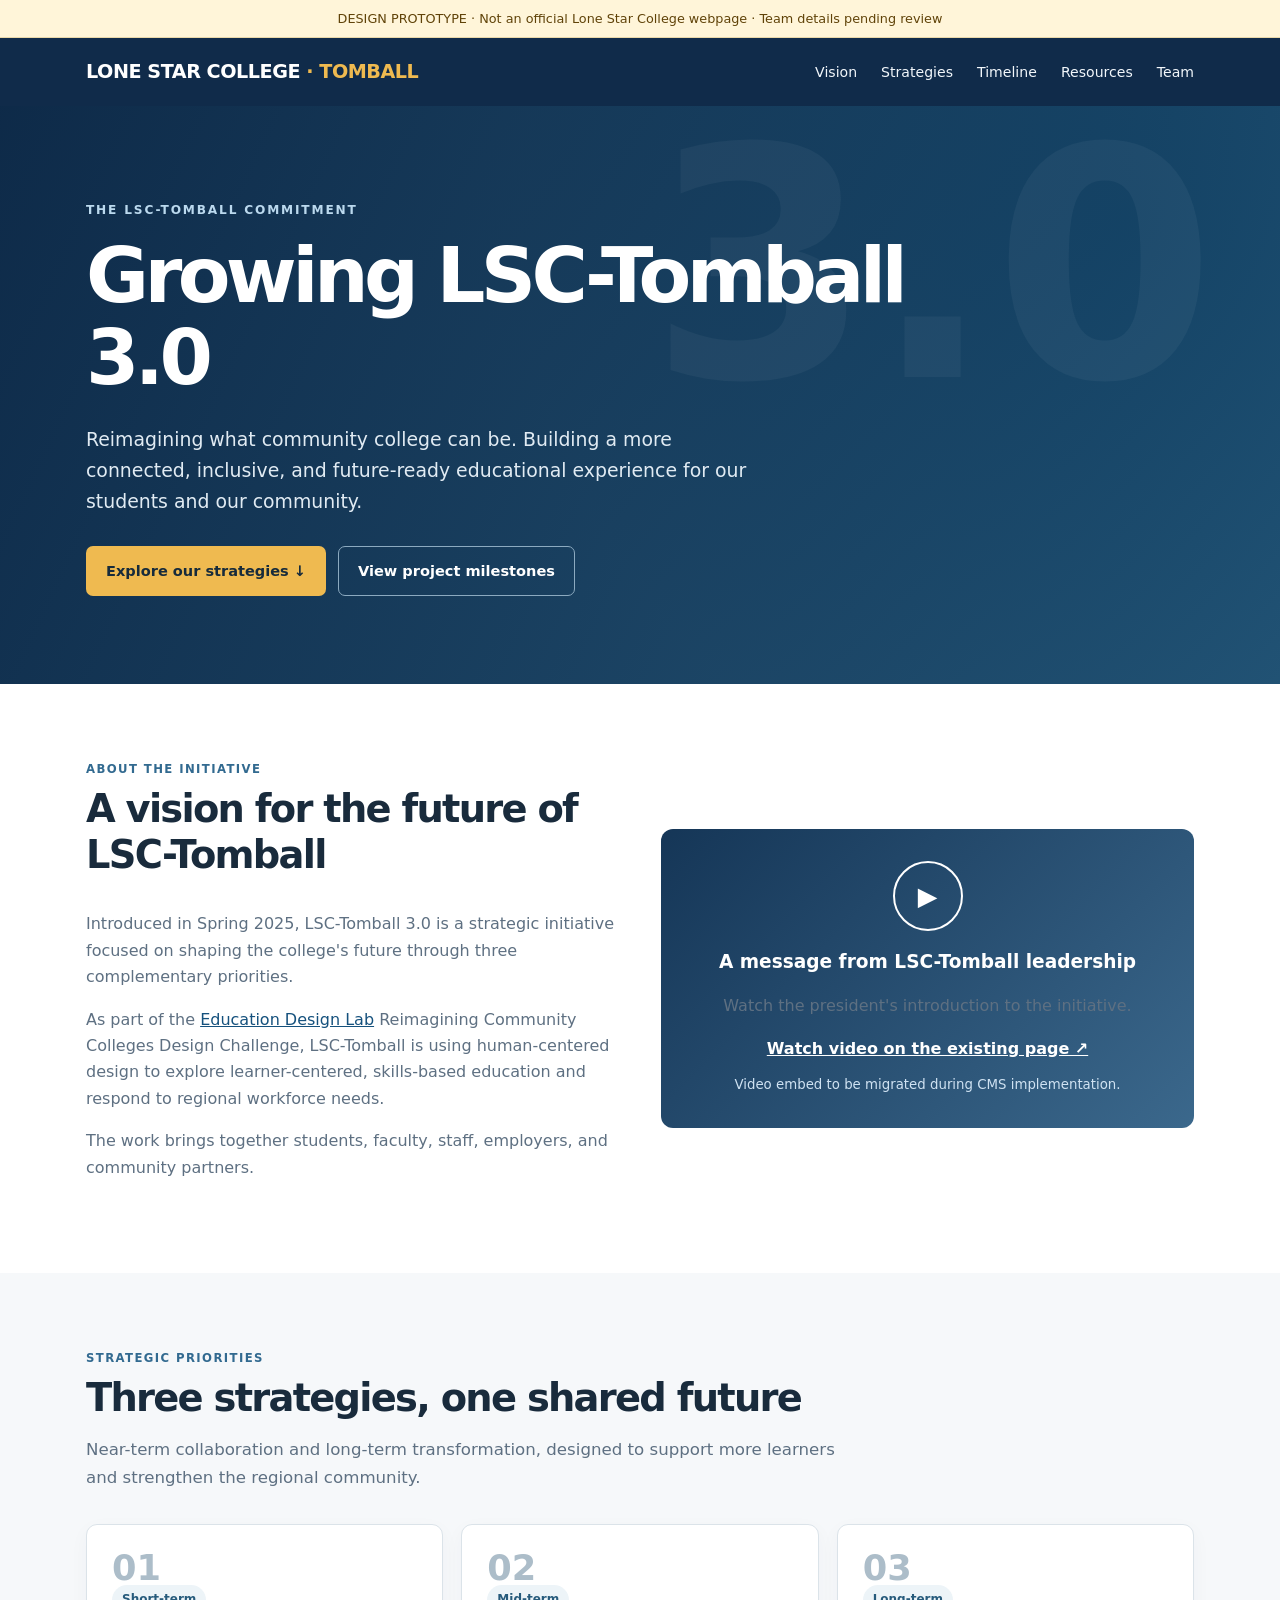
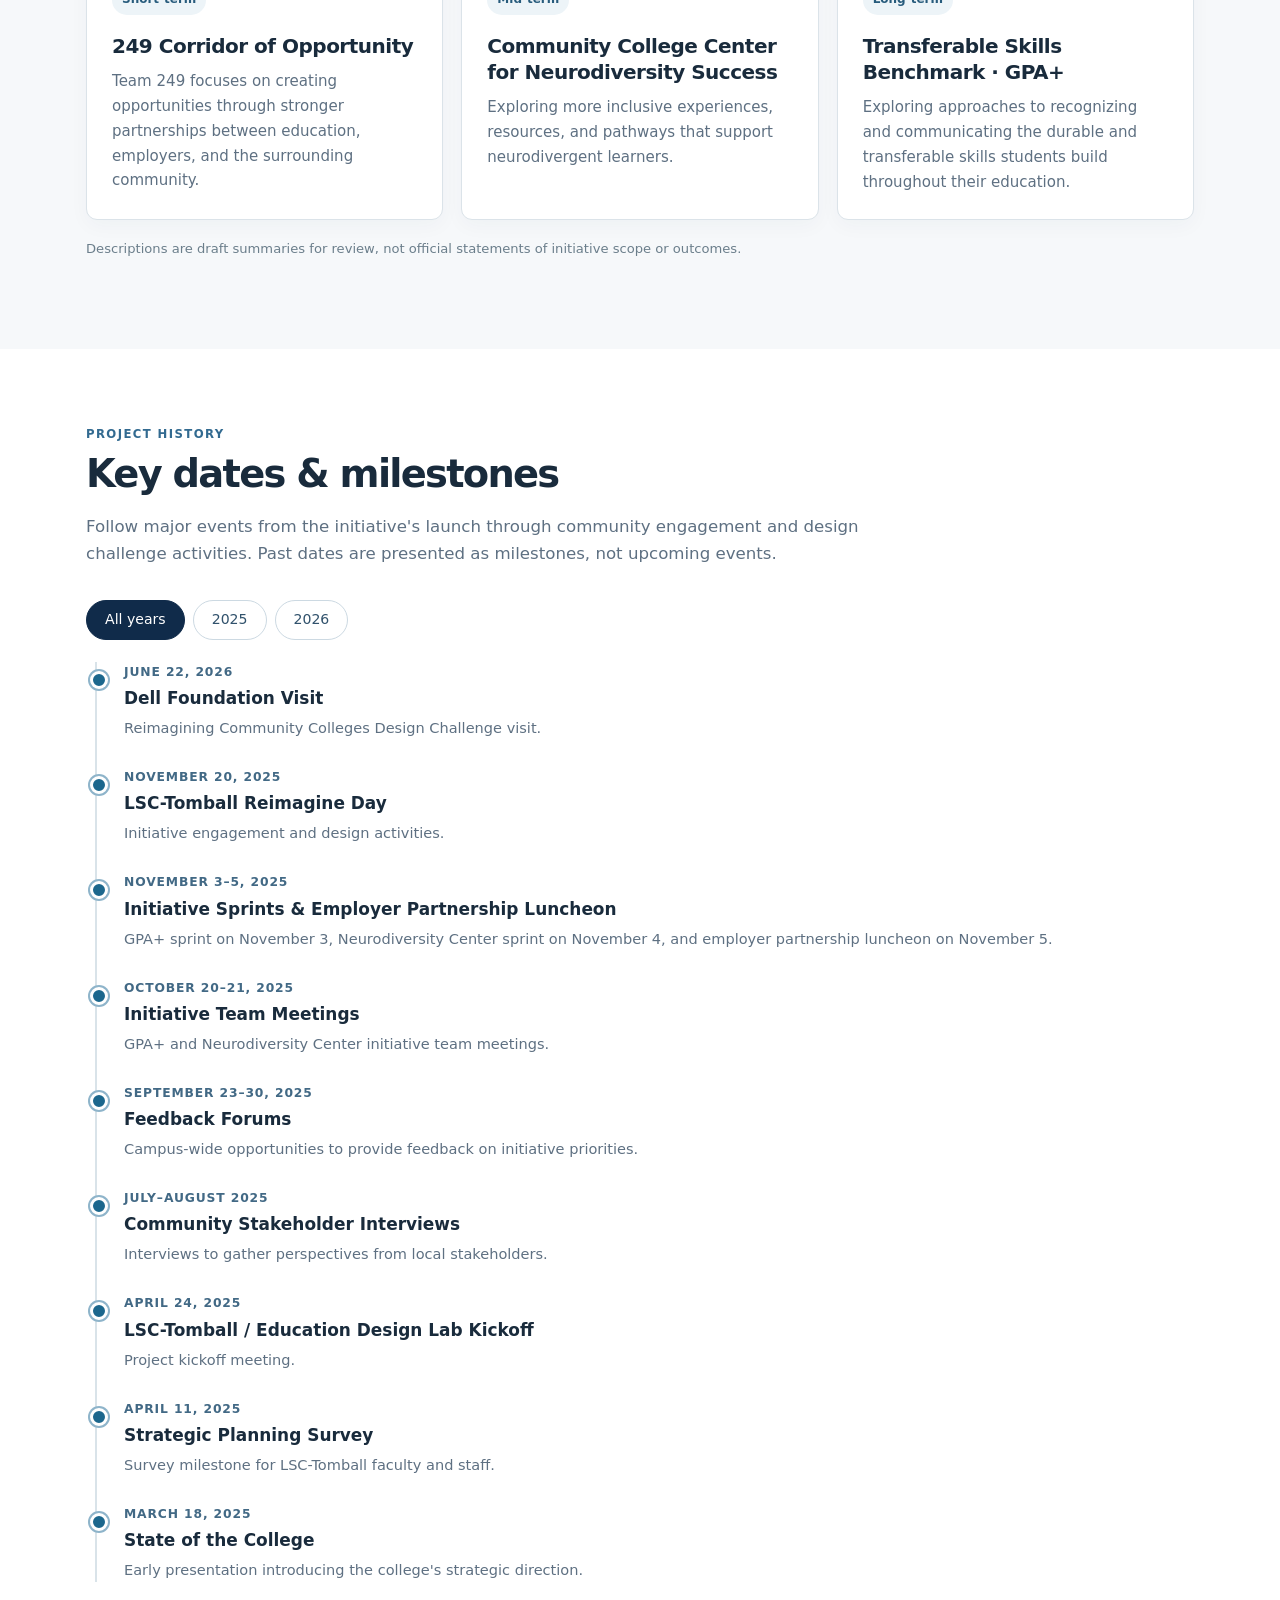
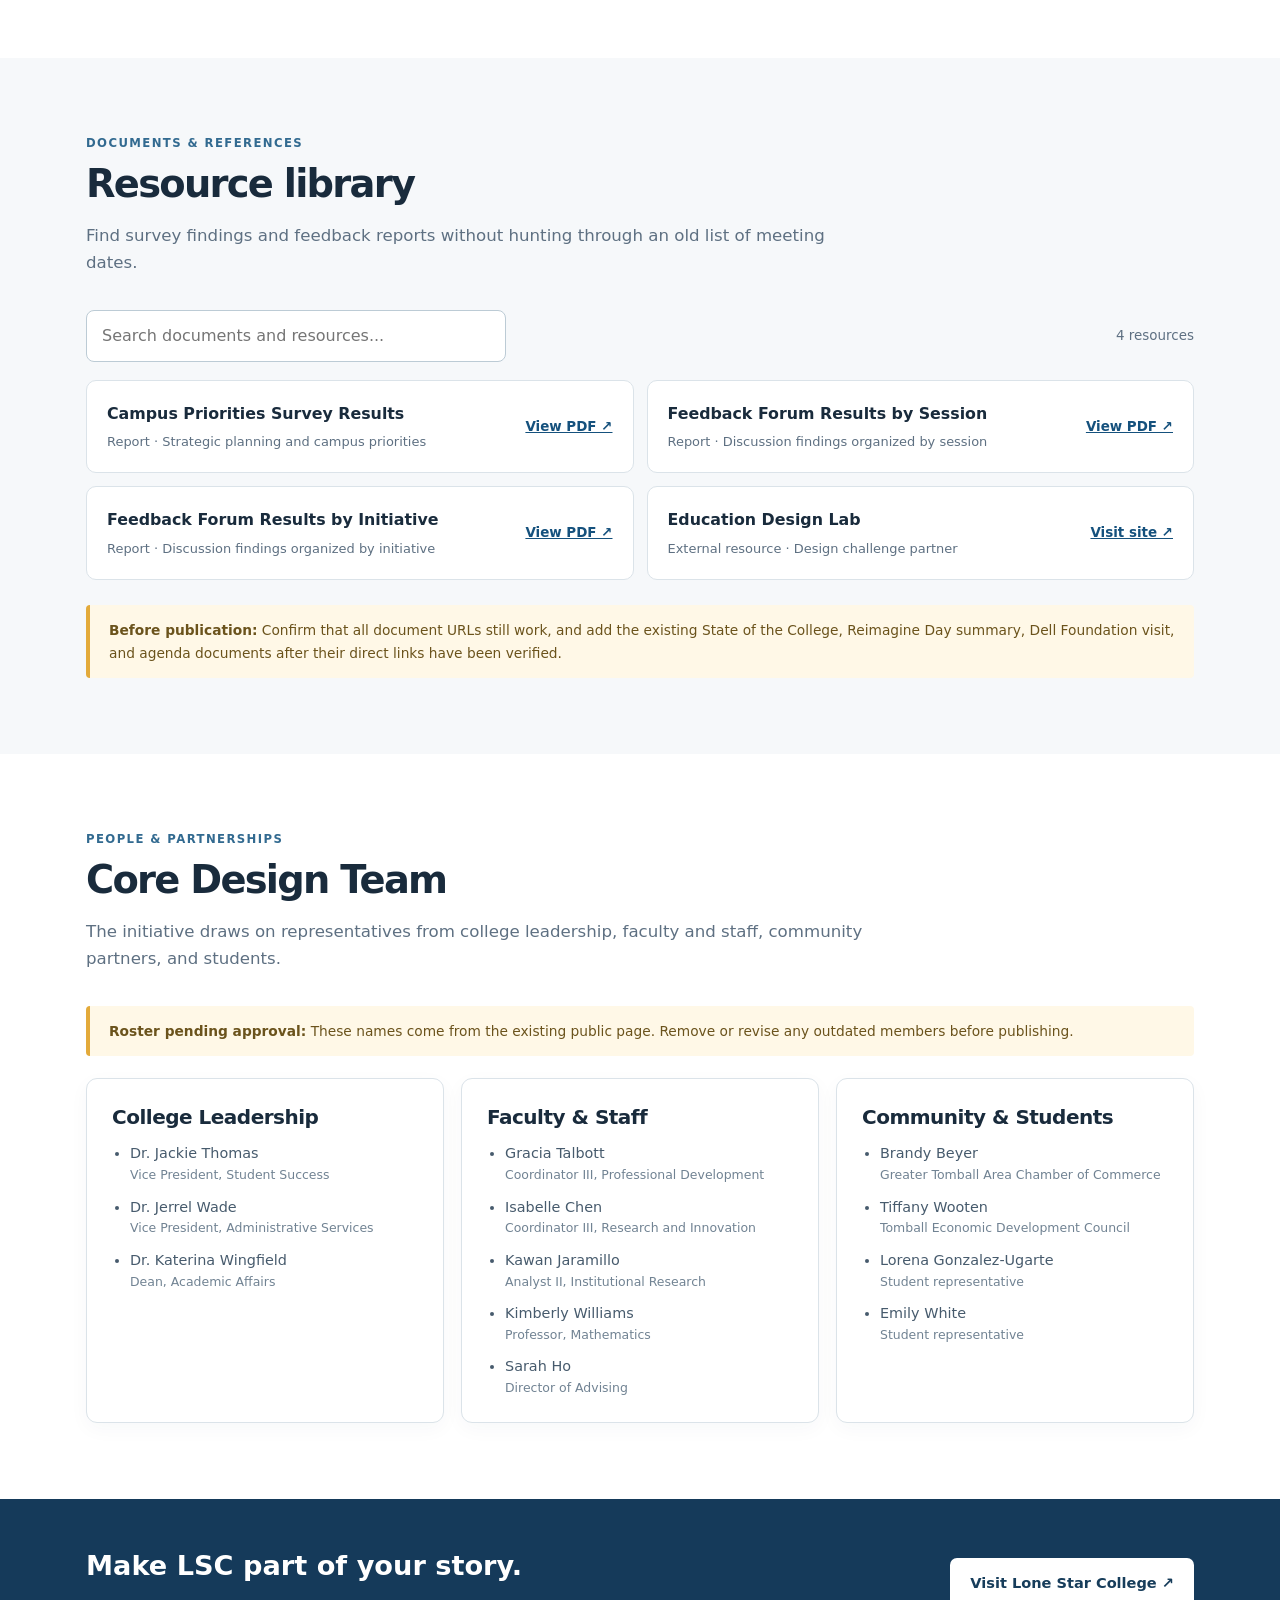
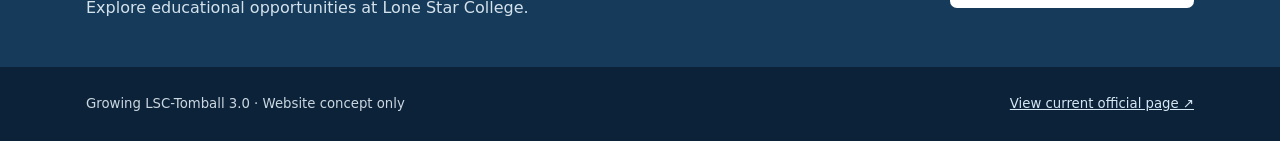
<file: archive/tomball3-prototype.html>
<!doctype html>
<html lang="en">
<head>
<meta charset="utf-8"><meta name="viewport" content="width=device-width,initial-scale=1">
<title>Growing LSC-Tomball 3.0 | Page Redesign Concept</title>
<style>
:root{--navy:#102b4a;--blue:#174e7b;--gold:#efba50;--text:#192b3c;--muted:#5e7082;--line:#dbe3e9;--bg:#f6f8fa;--white:#fff;--max:1160px}*{box-sizing:border-box}html{scroll-behavior:smooth}body{margin:0;font:16px/1.65 system-ui,-apple-system,'Segoe UI',Roboto,Arial,sans-serif;color:var(--text);background:#fff}a{color:#15517d}a:focus-visible,button:focus-visible,input:focus-visible{outline:3px solid #e2a32d;outline-offset:3px}.wrap{max-width:var(--max);margin:auto;padding:0 26px}.preview{background:#fff5d9;color:#604309;text-align:center;font-size:.8rem;padding:8px 14px;border-bottom:1px solid #ead8a9}.top{background:var(--navy);color:white}.top .wrap{display:flex;justify-content:space-between;align-items:center;min-height:68px;gap:20px}.brand{font-size:1.2rem;font-weight:800;letter-spacing:-.025em;color:white;text-decoration:none}.brand span{color:var(--gold)}.top nav{display:flex;flex-wrap:wrap;gap:24px}.top nav a{font-size:.88rem;color:#f2f7fb;text-decoration:none}.top nav a:hover{text-decoration:underline}.hero{color:white;background:linear-gradient(115deg,rgba(9,38,69,.98),rgba(19,71,107,.93)),radial-gradient(circle at 88% 20%,#4c7f9b,transparent 50%);padding:94px 0 88px;position:relative;overflow:hidden}.hero:after{content:'3.0';position:absolute;right:5%;top:0;color:rgba(255,255,255,.045);font-size:clamp(160px,25vw,390px);font-weight:900;line-height:1;pointer-events:none}.hero .wrap{position:relative;z-index:1}.eyebrow{text-transform:uppercase;letter-spacing:.15em;font-size:.76rem;font-weight:800;color:#bbd9ee}.hero h1{font-size:clamp(2.9rem,6vw,5rem);letter-spacing:-.06em;line-height:1.07;max-width:830px;margin:15px 0 24px}.hero p{font-size:1.18rem;max-width:680px;color:#e1ebf3}.actions{display:flex;gap:12px;flex-wrap:wrap;margin-top:29px}.btn{display:inline-flex;align-items:center;justify-content:center;border-radius:7px;text-decoration:none;padding:12px 19px;font-weight:750;font-size:.91rem;border:1px solid transparent;cursor:pointer}.btn.gold{background:var(--gold);color:#172b3b}.btn.light{color:white;border-color:#8caac0}.btn:hover{filter:brightness(.95)}section{padding:76px 0}section.tinted{background:var(--bg)}.sectionhead{max-width:780px;margin-bottom:33px}.kicker{color:#326a90;text-transform:uppercase;letter-spacing:.12em;font-size:.73rem;font-weight:800}.sectionhead h2{font-size:clamp(1.85rem,3vw,2.75rem);line-height:1.2;letter-spacing:-.045em;margin:7px 0 15px}.sectionhead p{color:var(--muted);margin:0;font-size:1.04rem}.cards{display:grid;grid-template-columns:repeat(3,minmax(0,1fr));gap:18px}.card{border:1px solid var(--line);border-radius:11px;background:white;padding:25px;box-shadow:0 6px 20px rgba(16,43,74,.035)}.badge{display:inline-block;background:#edf4f8;color:#275b7c;border-radius:50px;padding:5px 10px;font-size:.75rem;font-weight:800}.card h3{font-size:1.25rem;line-height:1.3;letter-spacing:-.025em;margin:18px 0 10px}.card p{color:var(--muted);font-size:.94rem;margin:0}.number{color:#acbdc9;font-size:2.2rem;line-height:1;font-weight:850}.feature{display:grid;grid-template-columns:1fr 1fr;gap:42px;align-items:center}.feature p{color:var(--muted)}.video{border-radius:12px;aspect-ratio:16/9;background:linear-gradient(135deg,#153657,#3b688c);display:flex;flex-direction:column;align-items:center;justify-content:center;text-align:center;color:white;padding:25px}.video strong{font-size:1.16rem}.video a{color:#fff;font-weight:700}.play{width:70px;height:70px;border:2px solid #fff;border-radius:50%;display:grid;place-items:center;font-size:1.6rem;margin-bottom:16px}.filters{display:flex;gap:8px;flex-wrap:wrap;margin:22px 0}.filter{font:inherit;font-size:.88rem;background:#fff;border:1px solid #ccd9e2;border-radius:30px;padding:7px 18px;cursor:pointer;color:#31526c}.filter[aria-pressed=true]{background:var(--navy);color:white;border-color:var(--navy)}.timeline{border-left:2px solid #d9e3e9;padding-left:27px;margin:18px 0 0 9px}.event{position:relative;padding:0 0 27px}.event:last-child{padding-bottom:0}.event:before{content:'';position:absolute;left:-34px;top:9px;background:#1c678d;width:12px;height:12px;border-radius:50%;border:3px solid white;box-shadow:0 0 0 2px #8eb4ca}.date{color:#426985;text-transform:uppercase;letter-spacing:.07em;font-size:.77rem;font-weight:800}.event h3{font-size:1.06rem;margin:3px 0}.event p{margin:0;color:var(--muted);font-size:.91rem}.event a{font-size:.88rem}.resourcebar{display:flex;gap:12px;align-items:center;justify-content:space-between;flex-wrap:wrap;margin-bottom:18px}.search{padding:12px 15px;border:1px solid #bccbd5;border-radius:8px;font:inherit;min-width:min(340px,100%);width:100%;max-width:420px}.resources{display:grid;grid-template-columns:repeat(2,minmax(0,1fr));gap:13px}.resource{background:white;border:1px solid var(--line);border-radius:10px;padding:20px;display:flex;gap:17px;justify-content:space-between;align-items:center}.resource h3{font-size:.99rem;margin:0 0 4px}.resource p{font-size:.81rem;color:var(--muted);margin:0}.resource a{font-size:.84rem;white-space:nowrap;font-weight:800}.note{border-left:4px solid #e3aa3a;background:#fff8e7;padding:14px 19px;color:#6b531c;border-radius:4px;font-size:.86rem;margin:25px 0 0}.roster{display:grid;grid-template-columns:repeat(3,minmax(0,1fr));gap:17px}.roster .card h3{margin:0 0 12px}.roster ul{padding-left:18px;margin:0;color:#475b6d;font-size:.9rem}.roster li+li{margin-top:12px}.roster small{display:block;color:#718393;font-size:.78rem;line-height:1.4}.cta{background:#153a5a;color:white;padding:45px 0}.cta .wrap{display:flex;align-items:center;justify-content:space-between;gap:25px}.cta h2{margin:0;font-size:1.7rem}.cta p{color:#d4e2ec;margin:7px 0 0}.cta .btn{background:white;color:#173d5b}.footer{background:#0b2238;color:#cbd7e1;padding:26px 0;font-size:.83rem}.footer .wrap{display:flex;justify-content:space-between;gap:20px;flex-wrap:wrap}.footer a{color:#d6e7f4}.empty{display:none;padding:22px;color:var(--muted)}@media(max-width:800px){.top .wrap{padding-top:14px;padding-bottom:14px;display:block}.top nav{gap:12px;margin-top:8px}.hero{padding:65px 0}.cards,.roster{grid-template-columns:1fr}.feature{grid-template-columns:1fr}.resources{grid-template-columns:1fr}.cta .wrap{display:block}.cta .btn{margin-top:20px}}@media(max-width:480px){.wrap{padding:0 18px}section{padding:55px 0}.resource{align-items:flex-start;flex-direction:column;gap:7px}}
</style>
</head>
<body>
<div class="preview">DESIGN PROTOTYPE · Not an official Lone Star College webpage · Team details pending review</div>
<header class="top"><div class="wrap"><a class="brand" href="#top">LONE STAR COLLEGE <span>· TOMBALL</span></a><nav aria-label="Page sections"><a href="#vision">Vision</a><a href="#strategies">Strategies</a><a href="#timeline">Timeline</a><a href="#resources">Resources</a><a href="#team">Team</a></nav></div></header>
<main id="top">
<div class="hero"><div class="wrap"><div class="eyebrow">The LSC-Tomball Commitment</div><h1>Growing LSC-Tomball 3.0</h1><p>Reimagining what community college can be. Building a more connected, inclusive, and future-ready educational experience for our students and our community.</p><div class="actions"><a class="btn gold" href="#strategies">Explore our strategies ↓</a><a class="btn light" href="#timeline">View project milestones</a></div></div></div>
<section id="vision"><div class="wrap feature"><div><div class="kicker">About the initiative</div><div class="sectionhead"><h2>A vision for the future of LSC-Tomball</h2></div><p>Introduced in Spring 2025, LSC-Tomball 3.0 is a strategic initiative focused on shaping the college's future through three complementary priorities.</p><p>As part of the <a href="https://eddesignlab.org/" target="_blank" rel="noopener">Education Design Lab</a> Reimagining Community Colleges Design Challenge, LSC-Tomball is using human-centered design to explore learner-centered, skills-based education and respond to regional workforce needs.</p><p>The work brings together students, faculty, staff, employers, and community partners.</p></div><div class="video"><div class="play" aria-hidden="true">▶</div><strong>A message from LSC-Tomball leadership</strong><p>Watch the president's introduction to the initiative.</p><a href="https://www.lonestar.edu/tomball3-0.htm" target="_blank" rel="noopener">Watch video on the existing page ↗</a><small style="margin-top:12px;color:#cfe2f2">Video embed to be migrated during CMS implementation.</small></div></div></section>
<section id="strategies" class="tinted"><div class="wrap"><div class="sectionhead"><div class="kicker">Strategic priorities</div><h2>Three strategies, one shared future</h2><p>Near-term collaboration and long-term transformation, designed to support more learners and strengthen the regional community.</p></div><div class="cards"><article class="card"><div class="number">01</div><span class="badge">Short-term</span><h3>249 Corridor of Opportunity</h3><p>Team 249 focuses on creating opportunities through stronger partnerships between education, employers, and the surrounding community.</p></article><article class="card"><div class="number">02</div><span class="badge">Mid-term</span><h3>Community College Center for Neurodiversity Success</h3><p>Exploring more inclusive experiences, resources, and pathways that support neurodivergent learners.</p></article><article class="card"><div class="number">03</div><span class="badge">Long-term</span><h3>Transferable Skills Benchmark · GPA+</h3><p>Exploring approaches to recognizing and communicating the durable and transferable skills students build throughout their education.</p></article></div><p style="color:#6b7e8b;font-size:.82rem;margin-top:18px">Descriptions are draft summaries for review, not official statements of initiative scope or outcomes.</p></div></section>
<section id="timeline"><div class="wrap"><div class="sectionhead"><div class="kicker">Project history</div><h2>Key dates & milestones</h2><p>Follow major events from the initiative's launch through community engagement and design challenge activities. Past dates are presented as milestones, not upcoming events.</p></div><div class="filters" aria-label="Filter timeline by year"><button class="filter" aria-pressed="true" data-year="all">All years</button><button class="filter" aria-pressed="false" data-year="2025">2025</button><button class="filter" aria-pressed="false" data-year="2026">2026</button></div><div class="timeline" id="events"><article class="event" data-year="2026"><div class="date">June 22, 2026</div><h3>Dell Foundation Visit</h3><p>Reimagining Community Colleges Design Challenge visit.</p></article><article class="event" data-year="2025"><div class="date">November 20, 2025</div><h3>LSC-Tomball Reimagine Day</h3><p>Initiative engagement and design activities.</p></article><article class="event" data-year="2025"><div class="date">November 3–5, 2025</div><h3>Initiative Sprints & Employer Partnership Luncheon</h3><p>GPA+ sprint on November 3, Neurodiversity Center sprint on November 4, and employer partnership luncheon on November 5.</p></article><article class="event" data-year="2025"><div class="date">October 20–21, 2025</div><h3>Initiative Team Meetings</h3><p>GPA+ and Neurodiversity Center initiative team meetings.</p></article><article class="event" data-year="2025"><div class="date">September 23–30, 2025</div><h3>Feedback Forums</h3><p>Campus-wide opportunities to provide feedback on initiative priorities.</p></article><article class="event" data-year="2025"><div class="date">July–August 2025</div><h3>Community Stakeholder Interviews</h3><p>Interviews to gather perspectives from local stakeholders.</p></article><article class="event" data-year="2025"><div class="date">April 24, 2025</div><h3>LSC-Tomball / Education Design Lab Kickoff</h3><p>Project kickoff meeting.</p></article><article class="event" data-year="2025"><div class="date">April 11, 2025</div><h3>Strategic Planning Survey</h3><p>Survey milestone for LSC-Tomball faculty and staff.</p></article><article class="event" data-year="2025"><div class="date">March 18, 2025</div><h3>State of the College</h3><p>Early presentation introducing the college's strategic direction.</p></article></div></div></section>
<section id="resources" class="tinted"><div class="wrap"><div class="sectionhead"><div class="kicker">Documents & references</div><h2>Resource library</h2><p>Find survey findings and feedback reports without hunting through an old list of meeting dates.</p></div><div class="resourcebar"><input class="search" id="search" type="search" placeholder="Search documents and resources..." aria-label="Search resources"><span id="count" style="color:var(--muted);font-size:.84rem" aria-live="polite">4 resources</span></div><div class="resources" id="resourceList"><article class="resource" data-search="campus priorities survey results planning research"><div><h3>Campus Priorities Survey Results</h3><p>Report · Strategic planning and campus priorities</p></div><a target="_blank" rel="noopener" href="https://www.lonestar.edu/departments/academicaffairsstusuccess/Campus%20Priorities%20Survey%20Report%20Revised%20.pdf">View PDF ↗</a></article><article class="resource" data-search="feedback forum results by sessions campus engagement"><div><h3>Feedback Forum Results by Session</h3><p>Report · Discussion findings organized by session</p></div><a target="_blank" rel="noopener" href="https://www.lonestar.edu/departments/academicaffairsstusuccess/Feedback%20Forum%20Results%20by%20Session.pdf">View PDF ↗</a></article><article class="resource" data-search="feedback forum results by initiative strategic priorities"><div><h3>Feedback Forum Results by Initiative</h3><p>Report · Discussion findings organized by initiative</p></div><a target="_blank" rel="noopener" href="https://www.lonestar.edu/departments/academicaffairsstusuccess/Feedback%20Forum%20Results%20by%20Initiative.pdf">View PDF ↗</a></article><article class="resource" data-search="education design lab reimagining community colleges design challenge"><div><h3>Education Design Lab</h3><p>External resource · Design challenge partner</p></div><a target="_blank" rel="noopener" href="https://eddesignlab.org/">Visit site ↗</a></article></div><p class="empty" id="empty">No resources match your search.</p><div class="note"><strong>Before publication:</strong> Confirm that all document URLs still work, and add the existing State of the College, Reimagine Day summary, Dell Foundation visit, and agenda documents after their direct links have been verified.</div></div></section>
<section id="team"><div class="wrap"><div class="sectionhead"><div class="kicker">People & partnerships</div><h2>Core Design Team</h2><p>The initiative draws on representatives from college leadership, faculty and staff, community partners, and students.</p></div><div class="note" style="margin:0 0 22px"><strong>Roster pending approval:</strong> These names come from the existing public page. Remove or revise any outdated members before publishing.</div><div class="roster"><article class="card"><h3>College Leadership</h3><ul><li>Dr. Jackie Thomas<small>Vice President, Student Success</small></li><li>Dr. Jerrel Wade<small>Vice President, Administrative Services</small></li><li>Dr. Katerina Wingfield<small>Dean, Academic Affairs</small></li></ul></article><article class="card"><h3>Faculty & Staff</h3><ul><li>Gracia Talbott<small>Coordinator III, Professional Development</small></li><li>Isabelle Chen<small>Coordinator III, Research and Innovation</small></li><li>Kawan Jaramillo<small>Analyst II, Institutional Research</small></li><li>Kimberly Williams<small>Professor, Mathematics</small></li><li>Sarah Ho<small>Director of Advising</small></li></ul></article><article class="card"><h3>Community & Students</h3><ul><li>Brandy Beyer<small>Greater Tomball Area Chamber of Commerce</small></li><li>Tiffany Wooten<small>Tomball Economic Development Council</small></li><li>Lorena Gonzalez-Ugarte<small>Student representative</small></li><li>Emily White<small>Student representative</small></li></ul></article></div></div></section>
<div class="cta"><div class="wrap"><div><h2>Make LSC part of your story.</h2><p>Explore educational opportunities at Lone Star College.</p></div><a class="btn" href="https://www.lonestar.edu/" target="_blank" rel="noopener">Visit Lone Star College ↗</a></div></div>
</main><footer class="footer"><div class="wrap"><span>Growing LSC-Tomball 3.0 · Website concept only</span><span><a href="https://www.lonestar.edu/tomball3-0.htm">View current official page ↗</a></span></div></footer>
<script>
document.querySelectorAll('[data-year].filter').forEach(btn=>btn.addEventListener('click',()=>{const y=btn.dataset.year;document.querySelectorAll('[data-year].filter').forEach(b=>b.setAttribute('aria-pressed',String(b===btn)));document.querySelectorAll('.event').forEach(e=>e.hidden=y!=='all'&&e.dataset.year!==y)}));
const search=document.getElementById('search'),resources=[...document.querySelectorAll('.resource')];search.addEventListener('input',()=>{const term=search.value.trim().toLowerCase();let visible=0;for(const r of resources){const show=(r.dataset.search+' '+r.textContent).toLowerCase().includes(term);r.hidden=!show;if(show)visible++}document.getElementById('count').textContent=visible+' resource'+(visible===1?'':'s');document.getElementById('empty').style.display=visible?'none':'block'});
</script>
</body></html>
</file>
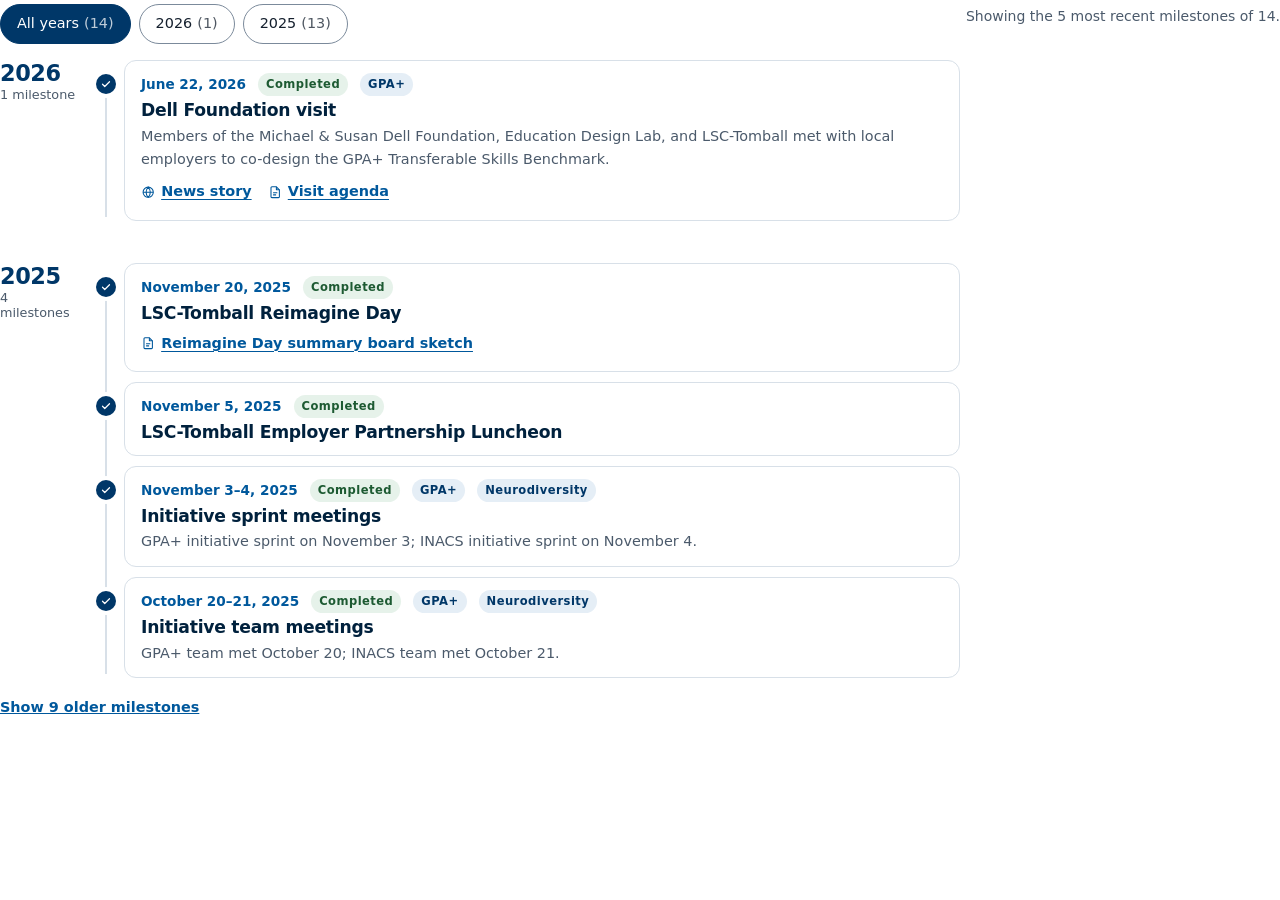
<file: widgets/milestones.html>
<!doctype html>
<html lang="en">
<head>
  <meta charset="utf-8">
  <meta name="viewport" content="width=device-width, initial-scale=1">
  <title>Key Milestones | Growing LSC-Tomball 3.0</title>
  <meta name="robots" content="noindex">
  <meta name="color-scheme" content="light">
  <!-- Embeddable widget: shown in an <iframe> on the LSC-Tomball 3.0 CMS page.
       Content comes from js/data.js; edit that file, not this one. -->
  <link rel="stylesheet" href="../css/styles.css">
</head>
<body class="widget">
<main class="widget__body">
  <h1 class="visually-hidden">Growing LSC-Tomball 3.0: Key Milestones</h1>

  <div class="filter-bar" data-js-only hidden>
    <div class="chips" role="group" aria-label="Show milestones from" id="year-filters"></div>
    <p class="filter-status" id="milestone-status" aria-live="polite"></p>
  </div>

  <div id="timeline" class="timeline"></div>

  <noscript>
    <p class="notice">Milestones need JavaScript to display. See the <a href="https://www.lonestar.edu/tomball3-0.htm" target="_top">LSC-Tomball 3.0 page</a>.</p>
  </noscript>
</main>
<script src="../js/data.js"></script>
<script src="../js/main.js"></script>
</body>
</html>
</file>
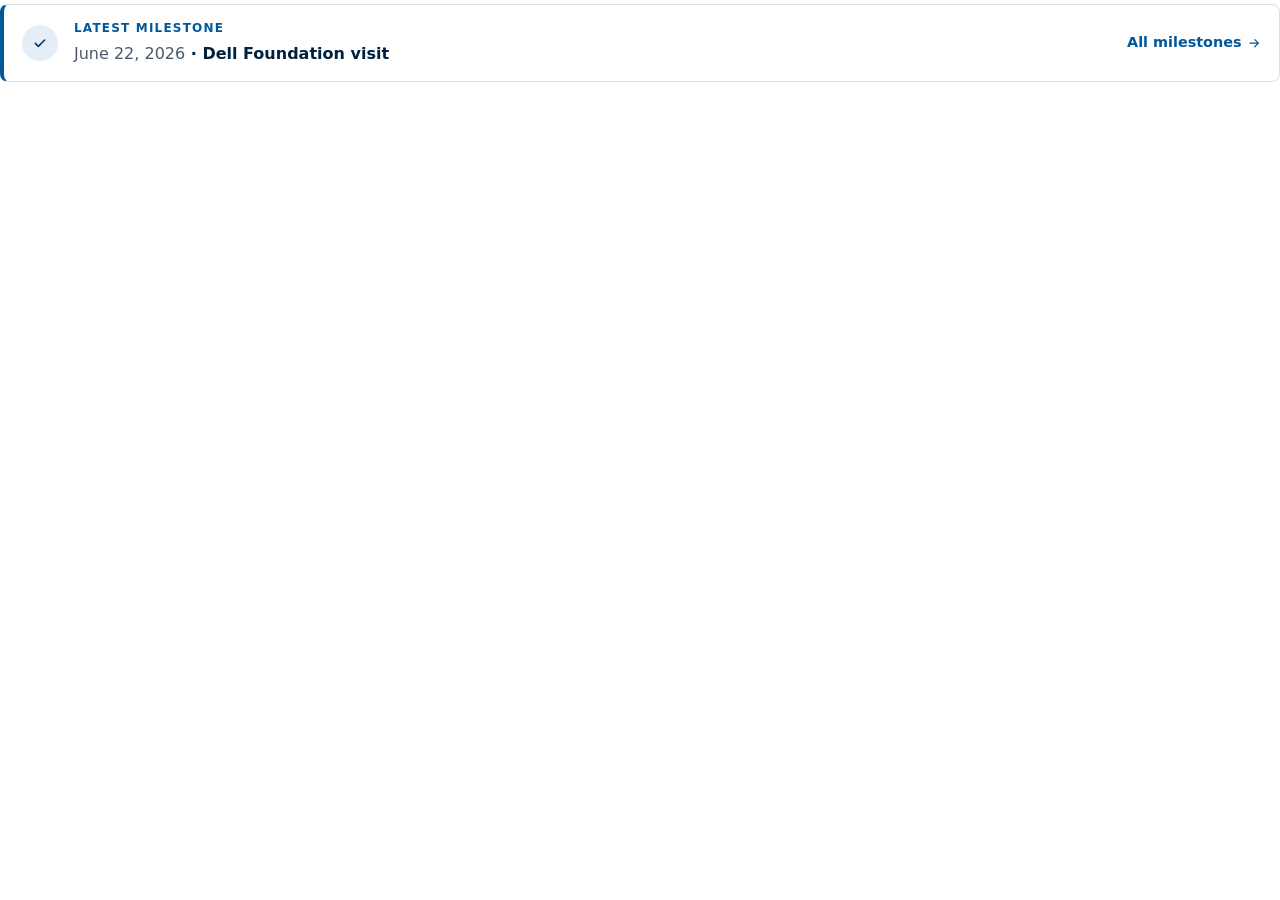
<file: widgets/next.html>
<!doctype html>
<html lang="en">
<head>
  <meta charset="utf-8">
  <meta name="viewport" content="width=device-width, initial-scale=1">
  <title>What's Next | Growing LSC-Tomball 3.0</title>
  <meta name="robots" content="noindex">
  <meta name="color-scheme" content="light">
  <!-- Embeddable widget: a one-line callout on the LSC-Tomball 3.0 CMS page showing
       the next upcoming milestone, or the most recent one if nothing is scheduled.
       Content comes from js/data.js; edit that file, not this one. -->
  <link rel="stylesheet" href="../css/styles.css">
</head>
<body class="widget widget--next">
<main class="widget__body">
  <h1 class="visually-hidden">Growing LSC-Tomball 3.0: What's Next</h1>
  <div id="next-milestone"></div>
  <noscript>
    <p class="notice">See <a href="https://www.lonestar.edu/tomball3-0.htm#milestones" target="_top">Key Milestones</a>.</p>
  </noscript>
</main>
<script src="../js/data.js"></script>
<script src="../js/main.js"></script>
</body>
</html>
</file>
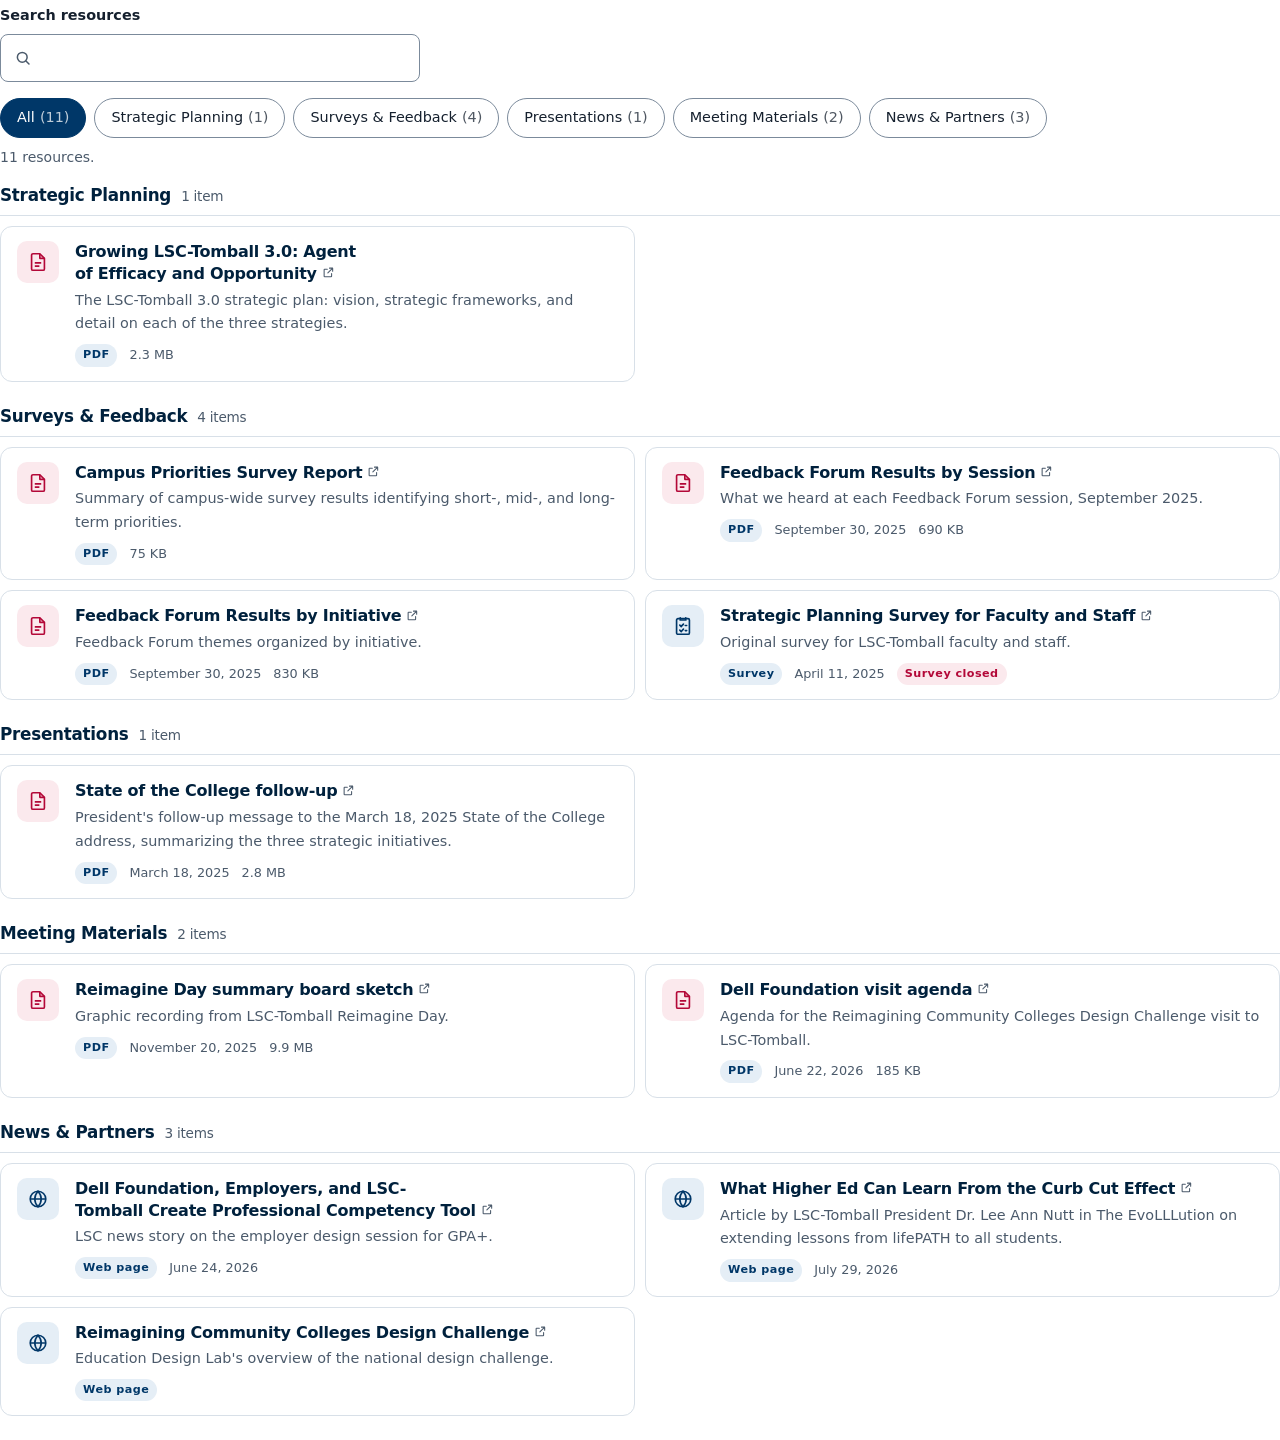
<file: widgets/resources.html>
<!doctype html>
<html lang="en">
<head>
  <meta charset="utf-8">
  <meta name="viewport" content="width=device-width, initial-scale=1">
  <title>Resources | Growing LSC-Tomball 3.0</title>
  <meta name="robots" content="noindex">
  <meta name="color-scheme" content="light">
  <!-- Embeddable widget: shown in an <iframe> on the LSC-Tomball 3.0 CMS page.
       Content comes from js/data.js; edit that file, not this one. -->
  <link rel="stylesheet" href="../css/styles.css">
</head>
<body class="widget">
<main class="widget__body">
  <h1 class="visually-hidden">Growing LSC-Tomball 3.0: Resources and Documents</h1>

  <div class="library-tools" data-js-only hidden>
    <div class="search">
      <label for="resource-search">Search resources</label>
      <div class="search__field">
        <svg class="icon" aria-hidden="true"><use href="#i-search"/></svg>
        <input type="search" id="resource-search" autocomplete="off" aria-describedby="resource-status">
      </div>
    </div>
    <div class="chips" role="group" aria-label="Filter by category" id="category-filters"></div>
  </div>
  <p class="filter-status" id="resource-status" aria-live="polite"></p>

  <div id="resource-list" class="resource-groups"></div>

  <noscript>
    <p class="notice">The resource library needs JavaScript to display. See the <a href="https://www.lonestar.edu/tomball3-0.htm" target="_top">LSC-Tomball 3.0 page</a>.</p>
  </noscript>
</main>
<script src="../js/data.js"></script>
<script src="../js/main.js"></script>
</body>
</html>
</file>
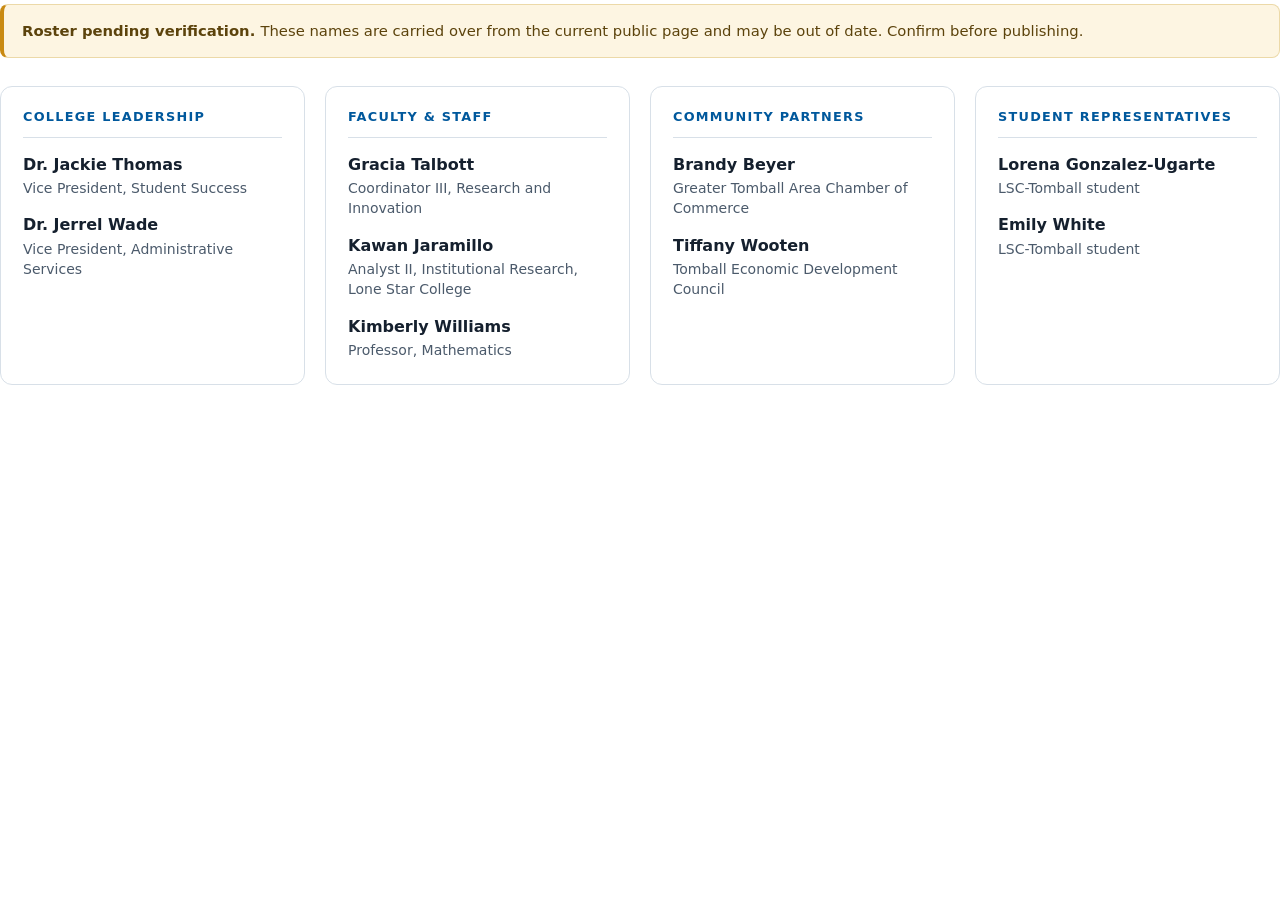
<file: widgets/team.html>
<!doctype html>
<html lang="en">
<head>
  <meta charset="utf-8">
  <meta name="viewport" content="width=device-width, initial-scale=1">
  <title>Core Design Team | Growing LSC-Tomball 3.0</title>
  <meta name="robots" content="noindex">
  <meta name="color-scheme" content="light">
  <!-- Embeddable widget: shown in an <iframe> on the LSC-Tomball 3.0 CMS page.
       Content comes from js/data.js; edit that file, not this one. -->
  <link rel="stylesheet" href="../css/styles.css">
</head>
<body class="widget">
<main class="widget__body">
  <h1 class="visually-hidden">Growing LSC-Tomball 3.0: Core Design Team</h1>

  <div id="roster-notice"></div>
  <div id="team-list" class="team-grid"></div>

  <noscript>
    <p class="notice">The team roster needs JavaScript to display. See the <a href="https://www.lonestar.edu/tomball3-0.htm" target="_top">LSC-Tomball 3.0 page</a>.</p>
  </noscript>
</main>
<script src="../js/data.js"></script>
<script src="../js/main.js"></script>
</body>
</html>
</file>
<file: css/styles.css>
/* ==========================================================================
   Growing LSC-Tomball 3.0 — styles
   Colors match lonestar.edu's own stylesheet (bootstrap-overrides.css):
   LSC blue #00589C, navy #00213D, red #B30838. Darker/lighter steps are
   derived from those.
   ========================================================================== */

:root {
  --navy-900: #00213D;
  --navy-800: #003768;
  --navy-700: #00589C;
  --navy-100: #e5eef6;
  --crimson: #B30838;
  --ink: #15202e;
  --ink-muted: #4b5a6b;
  --line: #d8e0e8;
  --surface: #ffffff;
  --surface-tint: #f3f6f9;
  --amber-bg: #fdf5e2;
  --amber-line: #c98a12;
  --amber-ink: #5c430c;
  --focus: #00589C;

  --radius: 12px;
  --radius-sm: 8px;
  --shadow: 0 1px 2px rgba(7, 29, 56, .05), 0 6px 18px rgba(7, 29, 56, .05);
  --shadow-hover: 0 2px 4px rgba(7, 29, 56, .06), 0 12px 28px rgba(7, 29, 56, .10);
  --max: 1140px;
  --gutter: 16px;
  --header-h: 60px;

  --font: system-ui, -apple-system, "Segoe UI", Roboto, "Helvetica Neue", Arial, sans-serif;
}

@media (min-width: 600px) { :root { --gutter: 24px; } }

/* ---------- Base ---------- */
*, *::before, *::after { box-sizing: border-box; }

html { -webkit-text-size-adjust: 100%; scroll-padding-top: calc(var(--header-h) + 16px); }
@media (prefers-reduced-motion: no-preference) { html { scroll-behavior: smooth; } }

body {
  margin: 0;
  font: 1rem/1.65 var(--font);
  color: var(--ink);
  background: var(--surface);
  overflow-wrap: break-word;
}

img { max-width: 100%; height: auto; display: block; }
h1, h2, h3, h4 { line-height: 1.2; letter-spacing: -.015em; margin: 0; text-wrap: balance; }
p { margin: 0 0 1em; }
p:last-child { margin-bottom: 0; }

a { color: var(--navy-700); text-decoration-thickness: 1px; text-underline-offset: .18em; }
a:hover { color: var(--navy-900); text-decoration-thickness: 2px; }

:focus-visible { outline: 3px solid var(--focus); outline-offset: 2px; border-radius: 4px; }
main:focus { outline: none; }

.icon { width: 1em; height: 1em; flex: none; vertical-align: -.125em; }

.visually-hidden {
  position: absolute !important; width: 1px; height: 1px; padding: 0; margin: -1px;
  overflow: hidden; clip: rect(0 0 0 0); white-space: nowrap; border: 0;
}

.wrap { max-width: var(--max); margin-inline: auto; padding-inline: var(--gutter); }

.skip-link {
  position: absolute; left: var(--gutter); top: -100px; z-index: 100;
  background: var(--navy-900); color: #fff; padding: 10px 16px; border-radius: var(--radius-sm);
  font-weight: 600;
}
.skip-link:focus { top: 8px; color: #fff; outline-color: #fff; }

/* ---------- Prototype bar ---------- */
.prototype-bar {
  background: var(--amber-bg); color: var(--amber-ink);
  border-bottom: 1px solid #ecd9a8;
  font-size: .8125rem; text-align: center; padding: 6px var(--gutter);
}
.prototype-bar a { color: inherit; margin-left: .35em; }

/* ---------- Header / in-page nav ---------- */
.site-header {
  position: sticky; top: 0; z-index: 50;
  background: rgba(255, 255, 255, .97);
  border-bottom: 1px solid var(--line);
}
.site-header__inner {
  display: flex; align-items: center; gap: 24px;
  min-height: var(--header-h);
}
.wordmark {
  font-weight: 800; font-size: 1.0625rem; letter-spacing: -.01em;
  color: var(--navy-900); text-decoration: none; white-space: nowrap;
}
.wordmark span { color: var(--crimson); }
.page-nav { margin-left: auto; min-width: 0; }
.page-nav ul {
  display: flex; gap: 4px; list-style: none; margin: 0; padding: 4px 0;
  overflow-x: auto; scrollbar-width: none;
}
.page-nav ul::-webkit-scrollbar { display: none; }
.page-nav a {
  display: block; padding: 8px 12px; border-radius: 999px;
  color: var(--ink-muted); font-size: .9rem; font-weight: 500;
  text-decoration: none; white-space: nowrap;
}
.page-nav a:hover { color: var(--navy-900); background: var(--surface-tint); }
.page-nav a[aria-current="true"] { color: var(--navy-900); background: var(--navy-100); font-weight: 600; }

@media (max-width: 719px) {
  .site-header__inner { flex-direction: column; align-items: stretch; gap: 0; padding-block: 8px 2px; }
  .page-nav { margin-left: calc(var(--gutter) * -1); margin-right: calc(var(--gutter) * -1); }
  .page-nav ul { padding-inline: calc(var(--gutter) - 12px); }
  :root { --header-h: 92px; }
}

/* ---------- Buttons ---------- */
.btn {
  display: inline-flex; align-items: center; gap: .5em;
  min-height: 46px; padding: 10px 20px; border-radius: var(--radius-sm);
  font-weight: 600; font-size: .95rem; text-decoration: none;
  border: 1.5px solid transparent;
  transition: background-color .15s, color .15s, border-color .15s;
}
.btn__meta {
  font-size: .7rem; font-weight: 700; letter-spacing: .06em;
  padding: 2px 6px; border-radius: 4px; background: var(--navy-100); color: var(--navy-800);
}
.btn--light { background: #fff; color: var(--navy-900); }
.btn--light:hover { background: var(--navy-100); color: var(--navy-900); }
.btn--outline-light { color: #fff; border-color: rgba(255, 255, 255, .55); }
.btn--outline-light:hover { color: #fff; border-color: #fff; background: rgba(255, 255, 255, .08); }

/* ---------- Typography helpers ---------- */
.eyebrow {
  font-size: .78rem; font-weight: 700; letter-spacing: .12em; text-transform: uppercase;
  color: var(--crimson); margin-bottom: .75rem;
}
.eyebrow--light { color: #b9cde3; }

h2 { font-size: clamp(1.75rem, 1.3rem + 1.6vw, 2.4rem); color: var(--navy-900); }
.section-head { max-width: 46rem; margin-bottom: clamp(28px, 4vw, 44px); }
.section-head h2 { margin-bottom: .6rem; }
.section-head p:not(.eyebrow) { color: var(--ink-muted); font-size: 1.075rem; }

/* ---------- Sections ---------- */
.section { padding-block: clamp(56px, 8vw, 96px); }
.section--tint { background: var(--surface-tint); }

/* ---------- Hero ---------- */
.hero {
  background: var(--navy-900);
  background-image: linear-gradient(160deg, var(--navy-800) 0%, var(--navy-900) 70%);
  color: #fff;
  padding-block: clamp(48px, 7vw, 88px) clamp(32px, 4vw, 48px);
}
.hero :focus-visible, .on-dark :focus-visible { outline-color: #fff; }
.hero__inner {
  display: grid; gap: clamp(32px, 5vw, 64px); align-items: center;
  grid-template-columns: minmax(0, 1.1fr) minmax(0, .9fr);
}
.hero h1 {
  font-size: clamp(2.4rem, 1.6rem + 3.6vw, 4.1rem);
  letter-spacing: -.03em; line-height: 1.05; margin-bottom: 1.25rem; color: #fff;
}
.hero__lead { font-size: clamp(1.05rem, 1rem + .3vw, 1.2rem); color: #dbe6f2; max-width: 38rem; }
.hero__actions { display: flex; flex-wrap: wrap; gap: 12px; margin-top: 2rem; }
.hero__media { margin: 0; }
.hero__media img {
  width: 100%; aspect-ratio: 4 / 3; object-fit: cover; object-position: 40% 30%;
  border-radius: var(--radius);
}
.hero__facts {
  display: grid; grid-template-columns: repeat(3, minmax(0, 1fr)); gap: 24px;
  margin: clamp(40px, 5vw, 64px) 0 0; padding-top: 24px;
  border-top: 1px solid rgba(255, 255, 255, .18);
}
.hero__facts dt { font-size: .75rem; font-weight: 700; letter-spacing: .1em; text-transform: uppercase; color: #a9bfd6; }
.hero__facts dd { margin: 4px 0 0; font-size: 1.05rem; font-weight: 600; }

@media (max-width: 859px) {
  .hero__inner { grid-template-columns: 1fr; }
  .hero__media img { aspect-ratio: 2 / 1; }
}
@media (max-width: 539px) {
  .hero__facts { grid-template-columns: 1fr; gap: 12px; }
  .hero__facts div { display: flex; justify-content: space-between; gap: 16px; align-items: baseline; }
  .hero__facts dd { margin: 0; text-align: right; }
  .hero__actions .btn { flex: 1 1 100%; justify-content: center; }
}

/* ---------- Vision ---------- */
.split {
  display: grid; gap: clamp(32px, 5vw, 64px); align-items: center;
  grid-template-columns: minmax(0, 1fr) minmax(0, 1fr);
}
.split__text h2 { margin-bottom: 1.25rem; }
.split__text p:not(.eyebrow) { color: var(--ink-muted); font-size: 1.05rem; }
.split__text cite { font-style: italic; }
.video { margin: 0; }
.video__frame {
  position: relative; aspect-ratio: 16 / 9; border-radius: var(--radius); overflow: hidden;
  background: var(--navy-800); box-shadow: var(--shadow);
}
.video__frame iframe { position: absolute; inset: 0; width: 100%; height: 100%; border: 0; }
.video__fallback {
  position: absolute; inset: 0; display: flex; flex-direction: column; align-items: center; justify-content: center;
  gap: 10px; padding: 20px; text-align: center; color: #fff; font-weight: 600; text-decoration: none;
  background: linear-gradient(160deg, var(--navy-700), var(--navy-900));
}
.video__fallback:hover { color: #fff; }
.video__fallback:hover span:not(.video__play) { text-decoration: underline; }
.video__fallback:focus-visible { outline-color: #fff; outline-offset: -6px; }
.video__fallback small { font-weight: 400; color: #c4d3e3; font-size: .8rem; }
.video__play {
  width: 64px; height: 64px; border-radius: 50%; border: 2px solid #fff; position: relative;
}
.video__play::after {
  content: ""; position: absolute; left: 25px; top: 19px;
  border-style: solid; border-width: 13px 0 13px 20px; border-color: transparent transparent transparent #fff;
}
.video figcaption { margin-top: 12px; font-size: .9rem; color: var(--ink-muted); }
.video figcaption a { white-space: nowrap; margin-left: .25em; }
.artboard { margin: clamp(32px, 5vw, 48px) 0 0; }
.artboard img { display: block; width: 100%; border-radius: var(--radius); box-shadow: var(--shadow); }
.artboard figcaption { margin-top: 12px; font-size: .9rem; color: var(--ink-muted); }
.artboard figcaption a { white-space: nowrap; margin-left: .25em; }

@media (max-width: 859px) { .split { grid-template-columns: 1fr; } }

/* ---------- Strategies ---------- */
.strategy-grid { display: grid; gap: 20px; grid-template-columns: repeat(3, minmax(0, 1fr)); }
.strategy {
  display: flex; flex-direction: column;
  background: var(--surface); border: 1px solid var(--line); border-radius: var(--radius);
  padding: 28px; box-shadow: var(--shadow);
  border-top: 4px solid var(--navy-700);
}
.strategy__term {
  display: flex; align-items: center; gap: 10px; margin-bottom: 14px;
  font-size: .8rem; font-weight: 700; letter-spacing: .1em; text-transform: uppercase; color: var(--navy-700);
}
.strategy__num {
  display: grid; place-items: center; width: 28px; height: 28px; border-radius: 50%;
  background: var(--navy-100); color: var(--navy-800); font-size: .85rem; letter-spacing: 0;
}
.strategy h3 { font-size: 1.3rem; color: var(--navy-900); margin-bottom: .75rem; }
.strategy__sub { display: block; font-size: .9rem; font-weight: 600; color: var(--ink-muted); margin-top: 4px; letter-spacing: 0; }
.strategy > p { color: var(--ink-muted); font-size: .95rem; }
.strategy__link {
  margin-top: auto; padding-top: 20px;
  display: inline-flex; align-items: center; gap: .4em; align-self: flex-start;
  font-weight: 600; text-decoration: none;
}
.strategy__link:hover { text-decoration: underline; }
.strategy__link .icon { transition: transform .15s; }
.strategy__link:hover .icon { transform: translateX(3px); }

.framework { margin-top: 18px; border-top: 1px solid var(--line); padding-top: 4px; }
.framework summary {
  cursor: pointer; list-style: none; display: flex; align-items: center; justify-content: space-between;
  min-height: 44px; font-weight: 600; font-size: .92rem; color: var(--navy-800);
}
.framework summary::-webkit-details-marker { display: none; }
.framework summary::after {
  content: ""; width: 8px; height: 8px; margin-right: 4px;
  border-right: 2px solid currentColor; border-bottom: 2px solid currentColor;
  transform: rotate(45deg) translateY(-2px); transition: transform .15s;
}
.framework[open] summary::after { transform: rotate(-135deg) translateY(-2px); }
.framework ol { list-style: none; margin: 4px 0 4px; padding: 0; display: grid; gap: 10px; }
.framework li { display: grid; grid-template-columns: 2.4em 1fr; font-size: .9rem; color: var(--ink-muted); line-height: 1.5; }
.framework li strong { color: var(--navy-800); }

@media (max-width: 959px) { .strategy-grid { grid-template-columns: 1fr; } .strategy { padding: 24px; } }

/* ---------- Chips (filters) ---------- */
.filter-bar, .library-tools {
  display: flex; flex-wrap: wrap; align-items: flex-end; justify-content: space-between;
  gap: 16px 24px; margin-bottom: 8px;
}
.chips { display: flex; flex-wrap: wrap; gap: 8px; }
.chip {
  font: inherit; font-size: .9rem; font-weight: 500;
  min-height: 40px; padding: 6px 16px; border-radius: 999px; cursor: pointer;
  background: var(--surface); color: var(--ink); border: 1px solid #7b8a9b;
  transition: background-color .15s, border-color .15s, color .15s;
}
.chip:hover { border-color: var(--navy-700); }
.chip[aria-pressed="true"] { background: var(--navy-800); border-color: var(--navy-800); color: #fff; }
.chip__count { opacity: .75; margin-left: .35em; font-variant-numeric: tabular-nums; }
.filter-status { font-size: .875rem; color: var(--ink-muted); margin: 0 0 24px; min-height: 1.5em; }

/* ---------- Timeline ---------- */
.timeline { max-width: 960px; }
.timeline__more { margin: 8px 0 0; font-size: .9rem; font-weight: 600; }
.year-group {
  display: grid; grid-template-columns: 7rem minmax(0, 1fr); gap: 0 24px;
  padding-top: 8px;
}
.year-group + .year-group { margin-top: 24px; }
.year-group__label {
  font-size: 1.6rem; font-weight: 800; color: var(--navy-800); letter-spacing: -.02em;
  position: sticky; top: calc(var(--header-h) + 16px); align-self: start;
}
.year-group__count { display: block; font-size: .8rem; font-weight: 500; color: var(--ink-muted); letter-spacing: 0; }

.milestones { list-style: none; margin: 0; padding: 0 0 0 28px; position: relative; }
.milestones::before {
  content: ""; position: absolute; left: 9px; top: 14px; bottom: 14px; width: 2px; background: var(--line);
}
.milestone { position: relative; padding-bottom: 16px; }
.milestone:last-child { padding-bottom: 0; }
.milestone__marker {
  position: absolute; left: -28px; top: 18px;
  display: grid; place-items: center; width: 20px; height: 20px; border-radius: 50%;
  background: var(--navy-800); color: #fff; box-shadow: 0 0 0 4px var(--surface);
}
.milestone__marker .icon { width: 12px; height: 12px; }
.milestone--upcoming .milestone__marker { background: var(--surface); border: 2px solid var(--crimson); }

.milestone__card {
  background: var(--surface); border: 1px solid var(--line); border-radius: var(--radius);
  padding: 16px 20px;
}
.milestone--upcoming .milestone__card { border-color: #e2b4bf; background: #fffafb; }
.milestone__meta { display: flex; flex-wrap: wrap; align-items: center; gap: 6px 12px; margin-bottom: 4px; }
.milestone__date { font-size: .85rem; font-weight: 600; color: var(--navy-700); }
.milestone__title { font-size: 1.075rem; color: var(--navy-900); }
.milestone__desc { margin: 6px 0 0; color: var(--ink-muted); font-size: .95rem; }
.milestone__links { display: flex; flex-wrap: wrap; gap: 8px 16px; list-style: none; padding: 0; margin: 12px 0 0; }
.milestone__links a { display: inline-flex; align-items: center; gap: .4em; font-size: .9rem; font-weight: 600; min-height: 24px; }

.tag {
  display: inline-block; font-size: .72rem; font-weight: 700; letter-spacing: .04em;
  padding: 2px 8px; border-radius: 999px; background: var(--navy-100); color: var(--navy-800);
}
.tag--done { background: #e6f2ea; color: #1d5a32; }
.tag--upcoming { background: #fbe9ed; color: var(--crimson); }

@media (max-width: 639px) {
  .year-group { grid-template-columns: 1fr; }
  .year-group__label { position: static; margin-bottom: 12px; display: flex; align-items: baseline; gap: 10px; }
  .year-group__count { display: inline; }
}

/* ---------- Resource library ---------- */
.featured {
  display: grid; grid-template-columns: 140px minmax(0, 1fr); gap: 24px; align-items: center;
  background: var(--surface); border: 1px solid var(--line); border-radius: var(--radius);
  padding: 24px; margin-bottom: 40px; box-shadow: var(--shadow); position: relative;
}
.featured__cover { border-radius: 6px; border: 1px solid var(--line); aspect-ratio: 1700 / 2156; object-fit: cover; width: 100%; }
.featured h3 { font-size: 1.35rem; margin: 2px 0 8px; }
.featured h3 a { color: var(--navy-900); text-decoration: none; }
.featured h3 a::after { content: ""; position: absolute; inset: 0; border-radius: var(--radius); }
.featured h3 a:hover { text-decoration: underline; }
.featured p { color: var(--ink-muted); }
.featured:hover { box-shadow: var(--shadow-hover); border-color: #b9c6d3; }
.featured:focus-within { outline: 3px solid var(--focus); outline-offset: 2px; }
.featured h3 a:focus-visible { outline: none; }

@media (max-width: 539px) {
  .featured { grid-template-columns: 88px minmax(0, 1fr); gap: 16px; padding: 18px; align-items: start; }
  .featured h3 { font-size: 1.1rem; }
}

.search { flex: 1 1 300px; max-width: 420px; }
.search label { display: block; font-weight: 600; font-size: .9rem; margin-bottom: 6px; }
.search__field { position: relative; }
.search__field .icon { position: absolute; left: 14px; top: 50%; transform: translateY(-50%); color: var(--ink-muted); width: 18px; height: 18px; }
.search input {
  width: 100%; min-height: 46px; padding: 10px 14px 10px 42px;
  font: inherit; color: var(--ink); background: var(--surface);
  border: 1px solid #7b8a9b; border-radius: var(--radius-sm);
}
.search input:focus-visible { outline-offset: 0; border-color: var(--focus); }

.resource-group + .resource-group { margin-top: 36px; }
.resource-group__title {
  display: flex; align-items: baseline; gap: 10px;
  font-size: 1.05rem; color: var(--navy-900); padding-bottom: 10px; margin-bottom: 14px; border-bottom: 1px solid var(--line);
}
.resource-group__title span { font-size: .85rem; font-weight: 500; color: var(--ink-muted); }

.resource-list { list-style: none; margin: 0; padding: 0; display: grid; gap: 12px; grid-template-columns: repeat(2, minmax(0, 1fr)); }
@media (max-width: 759px) { .resource-list { grid-template-columns: 1fr; } }

.resource {
  position: relative; display: flex; gap: 16px; align-items: flex-start; height: 100%;
  background: var(--surface); border: 1px solid var(--line); border-radius: var(--radius);
  padding: 18px 20px; transition: box-shadow .15s, border-color .15s;
}
.resource:hover { box-shadow: var(--shadow-hover); border-color: #b9c6d3; }
.resource:focus-within { outline: 3px solid var(--focus); outline-offset: 2px; }
.resource__icon {
  flex: none; display: grid; place-items: center; width: 42px; height: 42px; border-radius: 10px;
  background: var(--navy-100); color: var(--navy-800);
}
.resource__icon .icon { width: 22px; height: 22px; }
.resource__icon--pdf { background: #fbe9ed; color: var(--crimson); }
.resource__body { min-width: 0; flex: 1; }
.resource__title { font-size: 1rem; font-weight: 650; line-height: 1.35; margin: 0 0 4px; }
.resource__title a { color: var(--navy-900); text-decoration: none; }
.resource__title a::after { content: ""; position: absolute; inset: 0; border-radius: var(--radius); }
.resource__title a:hover { text-decoration: underline; }
.resource__title a:focus-visible { outline: none; }
.resource__title .icon { width: .8em; height: .8em; margin-left: .3em; color: var(--ink-muted); vertical-align: 0; }
.resource__desc { font-size: .9rem; color: var(--ink-muted); margin: 0 0 8px; }
.resource__meta { display: flex; flex-wrap: wrap; gap: 4px 12px; font-size: .8rem; color: var(--ink-muted); margin: 0; }
.resource__meta .tag { font-size: .7rem; }

.empty-state {
  text-align: center; padding: 40px 20px; border: 1px dashed #b9c6d3; border-radius: var(--radius);
  color: var(--ink-muted); background: var(--surface);
}
.link-button { font: inherit; color: var(--navy-700); background: none; border: 0; padding: 0; text-decoration: underline; cursor: pointer; }

/* ---------- Team ---------- */
.team-grid { display: grid; gap: 20px; grid-template-columns: repeat(2, minmax(0, 1fr)); }
@media (min-width: 1040px) { .team-grid { grid-template-columns: repeat(var(--team-cols, 4), minmax(0, 1fr)); } }
@media (max-width: 639px) { .team-grid { grid-template-columns: 1fr; } }
.team-group {
  border: 1px solid var(--line); border-radius: var(--radius); padding: 22px 22px 24px; background: var(--surface);
}
.team-group h3 {
  font-size: .8rem; font-weight: 700; letter-spacing: .1em; text-transform: uppercase; color: var(--navy-700);
  padding-bottom: 12px; margin-bottom: 14px; border-bottom: 1px solid var(--line);
}
.team-group ul { list-style: none; margin: 0; padding: 0; display: grid; gap: 14px; }
.team-member__name { display: block; font-weight: 650; color: var(--ink); }
.team-member__title { display: block; font-size: .875rem; color: var(--ink-muted); line-height: 1.45; }

/* ---------- Notices ---------- */
.notice {
  display: flex; gap: 12px; align-items: flex-start;
  background: var(--amber-bg); border: 1px solid #ecd9a8; border-left: 4px solid var(--amber-line);
  color: var(--amber-ink); border-radius: var(--radius-sm); padding: 14px 18px; margin: 0 0 28px; font-size: .925rem;
}
.notice a { color: inherit; }
.notice--error { background: #fbe9ed; border-color: #ebc0ca; border-left-color: var(--crimson); color: #6d0a21; }

/* ---------- Related ---------- */
.related { background: var(--surface-tint); border-top: 1px solid var(--line); padding-block: 32px; }
.related__inner { display: flex; flex-wrap: wrap; align-items: center; gap: 12px 32px; }
.related h2 { font-size: 1rem; letter-spacing: 0; }
.related__links { display: flex; flex-wrap: wrap; gap: 8px 28px; list-style: none; margin: 0; padding: 0; }
.related__links a { font-weight: 600; display: inline-block; padding-block: 6px; }

/* ---------- Footer ---------- */
.site-footer { background: var(--navy-900); color: #c4d3e3; padding-block: 28px; font-size: .875rem; }
.site-footer__inner { display: flex; flex-wrap: wrap; justify-content: space-between; gap: 8px 32px; }
.site-footer p { margin: 0; }
.site-footer a { color: #fff; }
.site-footer :focus-visible { outline-color: #fff; }

/* ---------- Utilities ---------- */
[hidden] { display: none !important; }

@media (prefers-reduced-motion: reduce) {
  *, *::before, *::after { transition: none !important; }
}

@media print {
  .prototype-bar, .site-header, .filter-bar, .library-tools, .video, .skip-link { display: none !important; }
  .section { padding-block: 24px; }
  .hero { background: none; color: var(--ink); }
  .hero h1, .hero__lead { color: var(--ink); }
}

/* ---------- Embeddable widgets (widgets/*.html, shown in CMS iframes) ---------- */
.widget { background: var(--surface); }
.widget__body { padding: 4px 0 24px; }
/* Widgets fill their iframe edge to edge, so draw focus rings inside elements
   where an outside ring would be clipped by the frame. */
.widget :focus-visible, .widget .resource:focus-within, .widget .featured:focus-within { outline-offset: -3px; }
.widget .filter-status { margin-bottom: 16px; }
.widget .featured { margin-bottom: 28px; }
.widget__open { font-size: .85rem; margin: 20px 0 0; }
/* Compact spacing so more fits in the fixed-height CMS iframe */
.widget .milestone { padding-bottom: 10px; }
.widget .milestone__card { padding: 12px 16px; }
.widget .milestone__marker { top: 14px; }
.widget .milestone__desc { font-size: .9rem; margin-top: 4px; }
.widget .milestone__links { margin-top: 8px; }
@media (min-width: 640px) { .widget .year-group { grid-template-columns: 5rem minmax(0, 1fr); gap: 0 16px; } }
.widget .year-group__label { top: 8px; font-size: 1.4rem; }
.widget .resource { padding: 14px 16px; }
.widget .resource-group + .resource-group { margin-top: 24px; }
.widget .resource-group__title { margin-bottom: 10px; }
.widget .resource-list { gap: 10px; }

/* ---------- What's next (widget) ---------- */
.widget--next .widget__body { padding: 4px 0; }
.next {
  display: flex; align-items: center; gap: 16px;
  background: var(--surface); border: 1px solid var(--line); border-left: 4px solid var(--navy-700);
  border-radius: var(--radius-sm); padding: 14px 18px;
}
.next__icon {
  flex: none; display: grid; place-items: center; width: 36px; height: 36px; border-radius: 50%;
  background: var(--navy-100); color: var(--navy-800);
}
.next--upcoming .next__icon { background: var(--amber-bg); color: var(--amber-ink); }
.next__body { flex: 1; min-width: 0; }
.next__label { margin: 0; font-size: .75rem; font-weight: 700; letter-spacing: .1em; text-transform: uppercase; color: var(--navy-700); }
.next__title { margin: 2px 0 0; font-weight: 600; color: var(--navy-900); }
.next__title time { color: var(--ink-muted); font-weight: 500; }
.next__link { flex: none; display: inline-flex; align-items: center; gap: .35em; font-weight: 600; font-size: .9rem; text-decoration: none; }
.next__link:hover { text-decoration: underline; }
@media (max-width: 539px) {
  .next { padding: 12px 14px; gap: 12px; }
  .next__link { display: none; }
}
</file>
